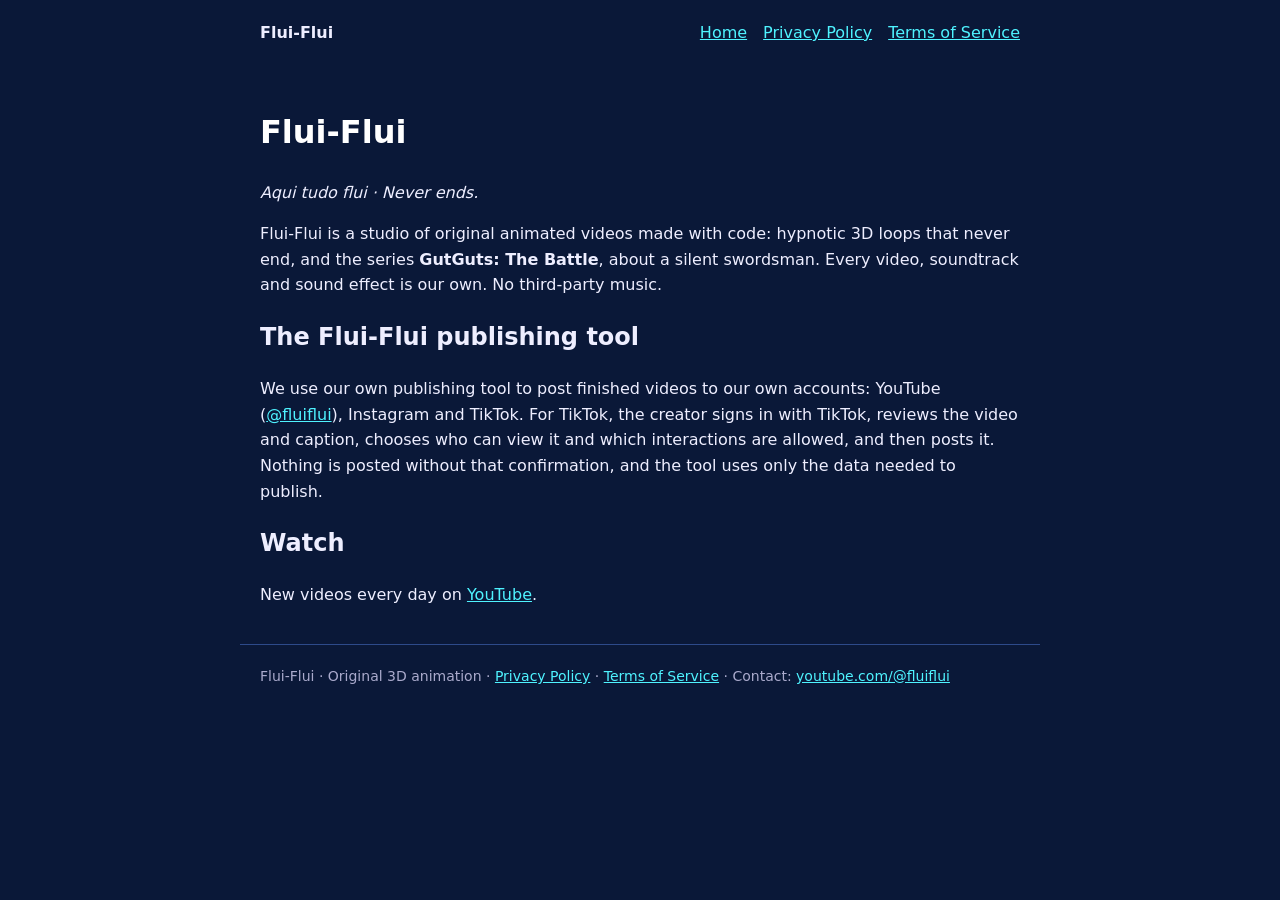
<file: index.html>
<!doctype html><html lang="en"><head><meta charset="utf-8"><meta name="viewport" content="width=device-width"><title>Flui-Flui</title><link rel="stylesheet" href="style.css"></head><body><header><b>Flui-Flui</b><nav><a href="index.html">Home</a><a href="privacy.html">Privacy Policy</a><a href="terms.html">Terms of Service</a></nav></header>
<main><h1>Flui-Flui</h1><p><i>Aqui tudo flui · Never ends.</i></p><p>Flui-Flui is a studio of original animated videos made with code: hypnotic 3D loops that never end, and the series <b>GutGuts: The Battle</b>, about a silent swordsman. Every video, soundtrack and sound effect is our own. No third-party music.</p><h2>The Flui-Flui publishing tool</h2><p>We use our own publishing tool to post finished videos to our own accounts: YouTube (<a href="https://www.youtube.com/@fluiflui">@fluiflui</a>), Instagram and TikTok. For TikTok, the creator signs in with TikTok, reviews the video and caption, chooses who can view it and which interactions are allowed, and then posts it. Nothing is posted without that confirmation, and the tool uses only the data needed to publish.</p><h2>Watch</h2><p>New videos every day on <a href="https://www.youtube.com/@fluiflui">YouTube</a>.</p></main><footer>Flui-Flui · Original 3D animation · <a href="privacy.html">Privacy Policy</a> · <a href="terms.html">Terms of Service</a> · Contact: <a href="https://www.youtube.com/@fluiflui/about">youtube.com/@fluiflui</a></footer></body></html>
</file>
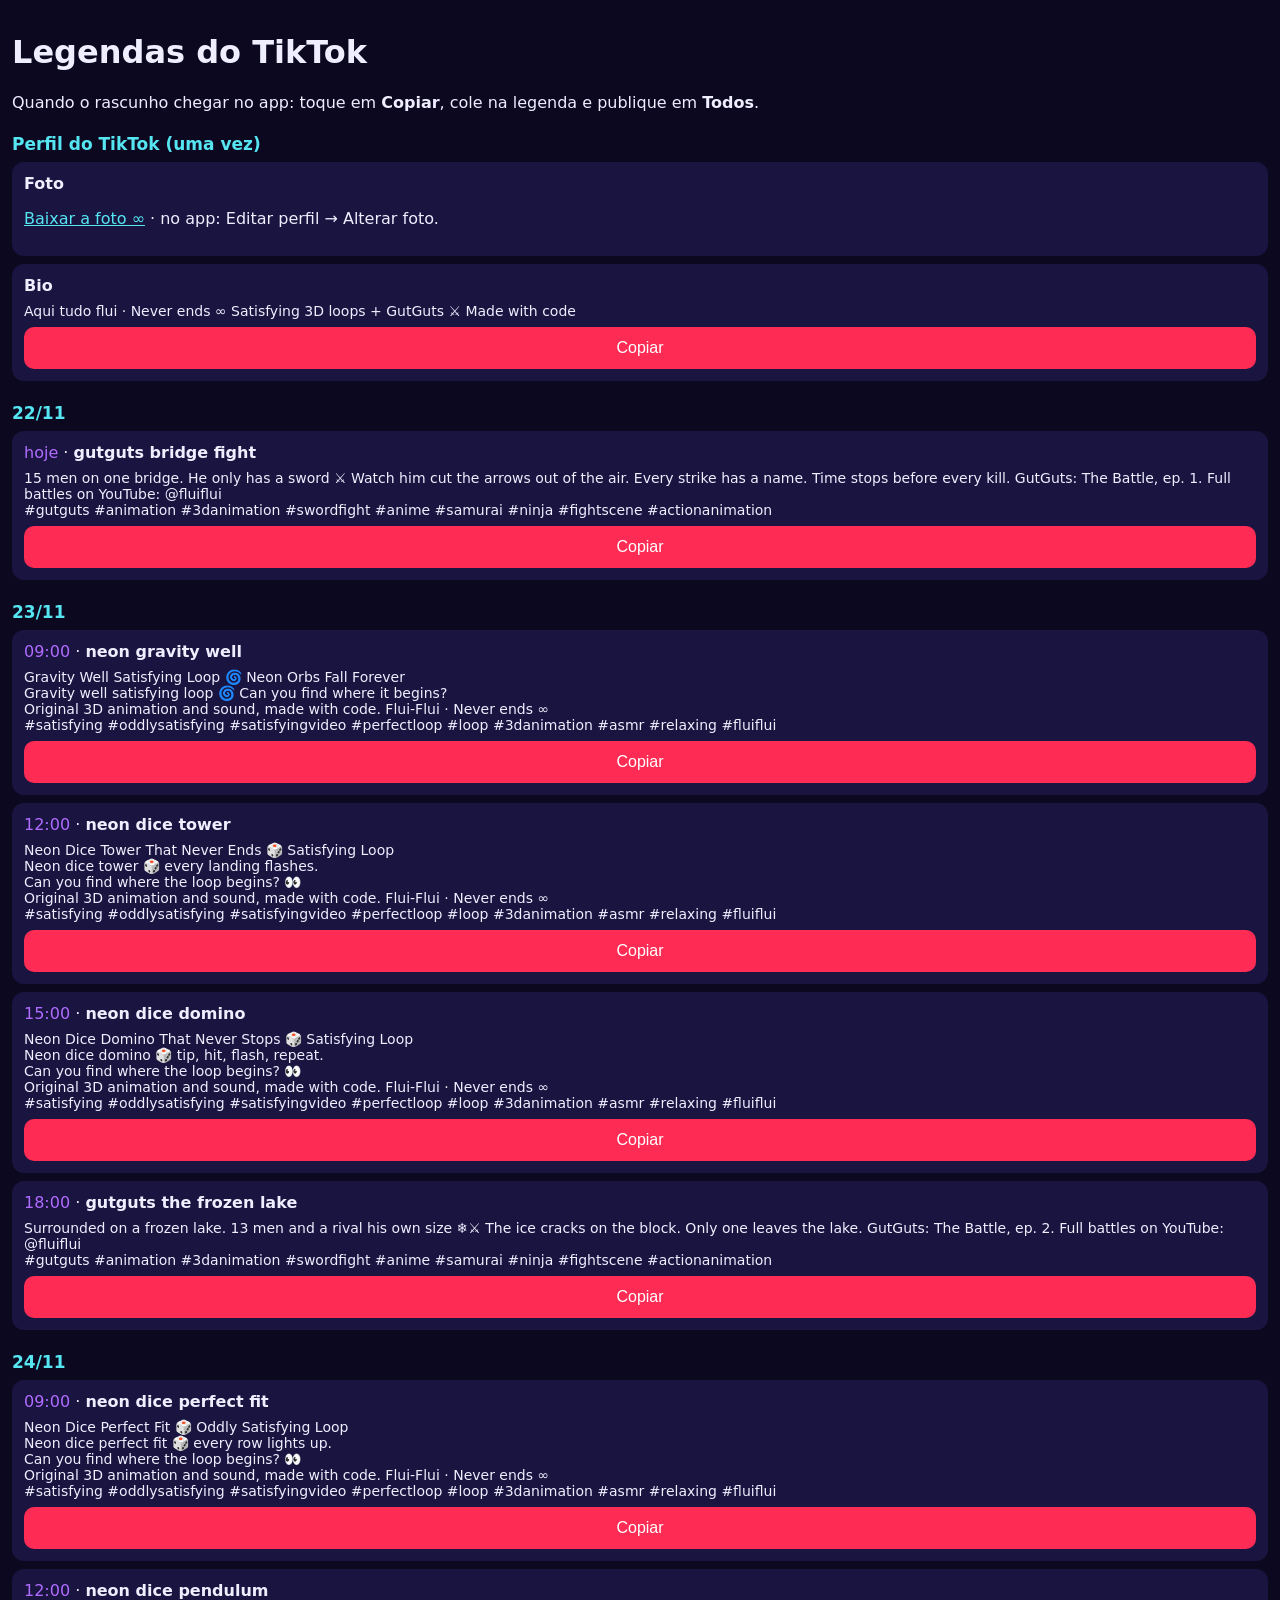
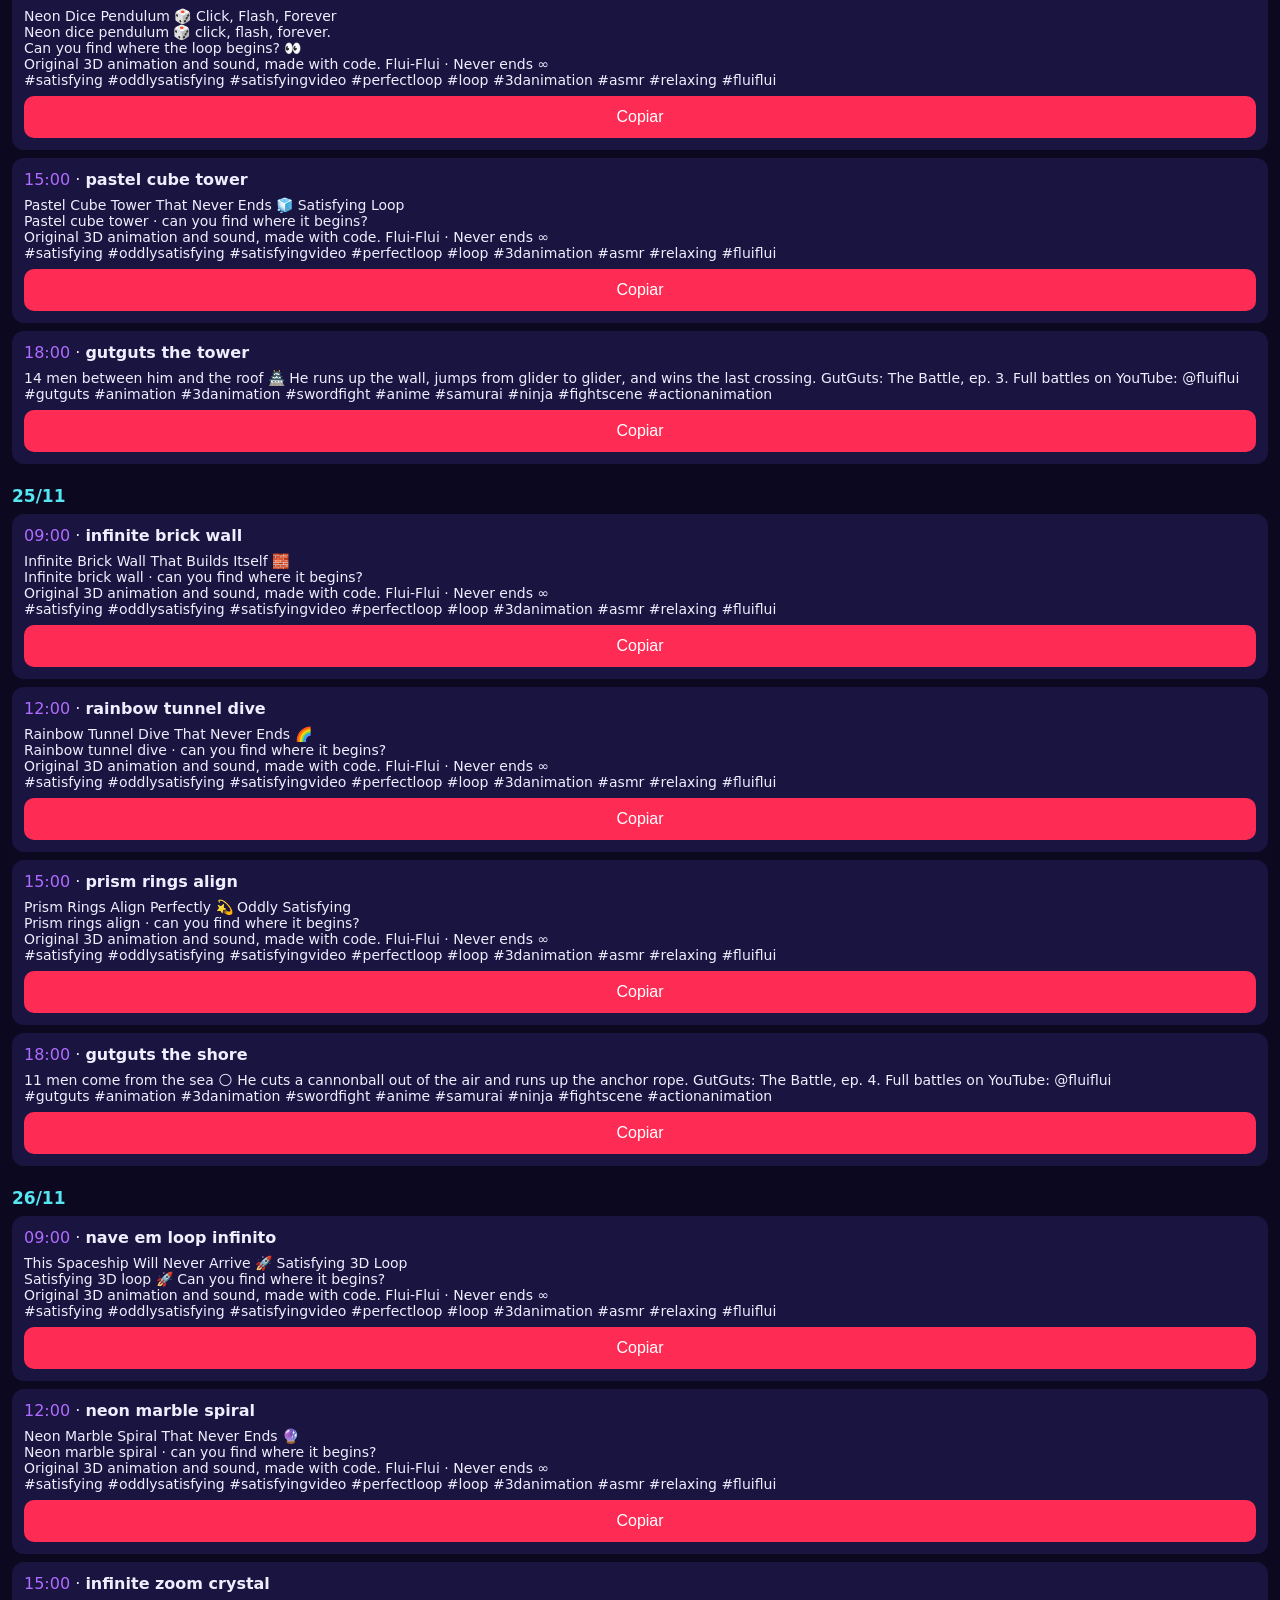
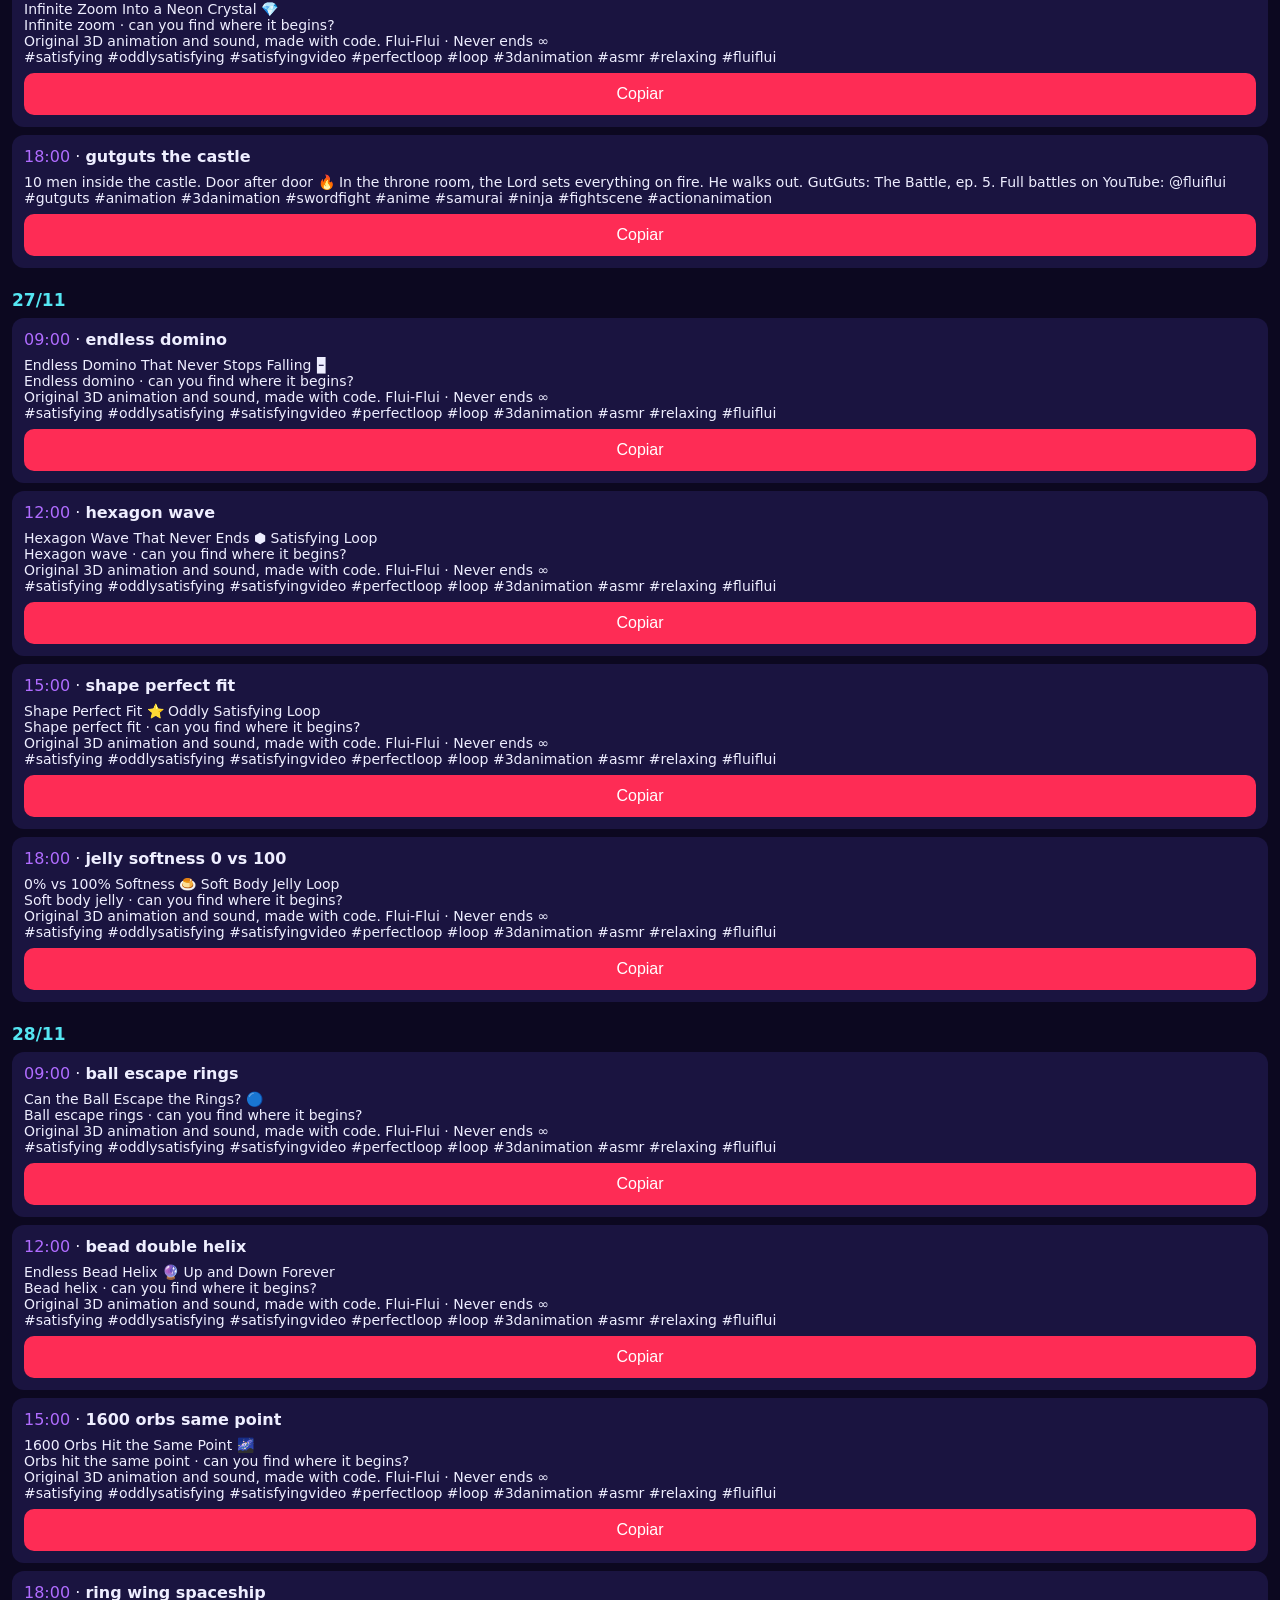
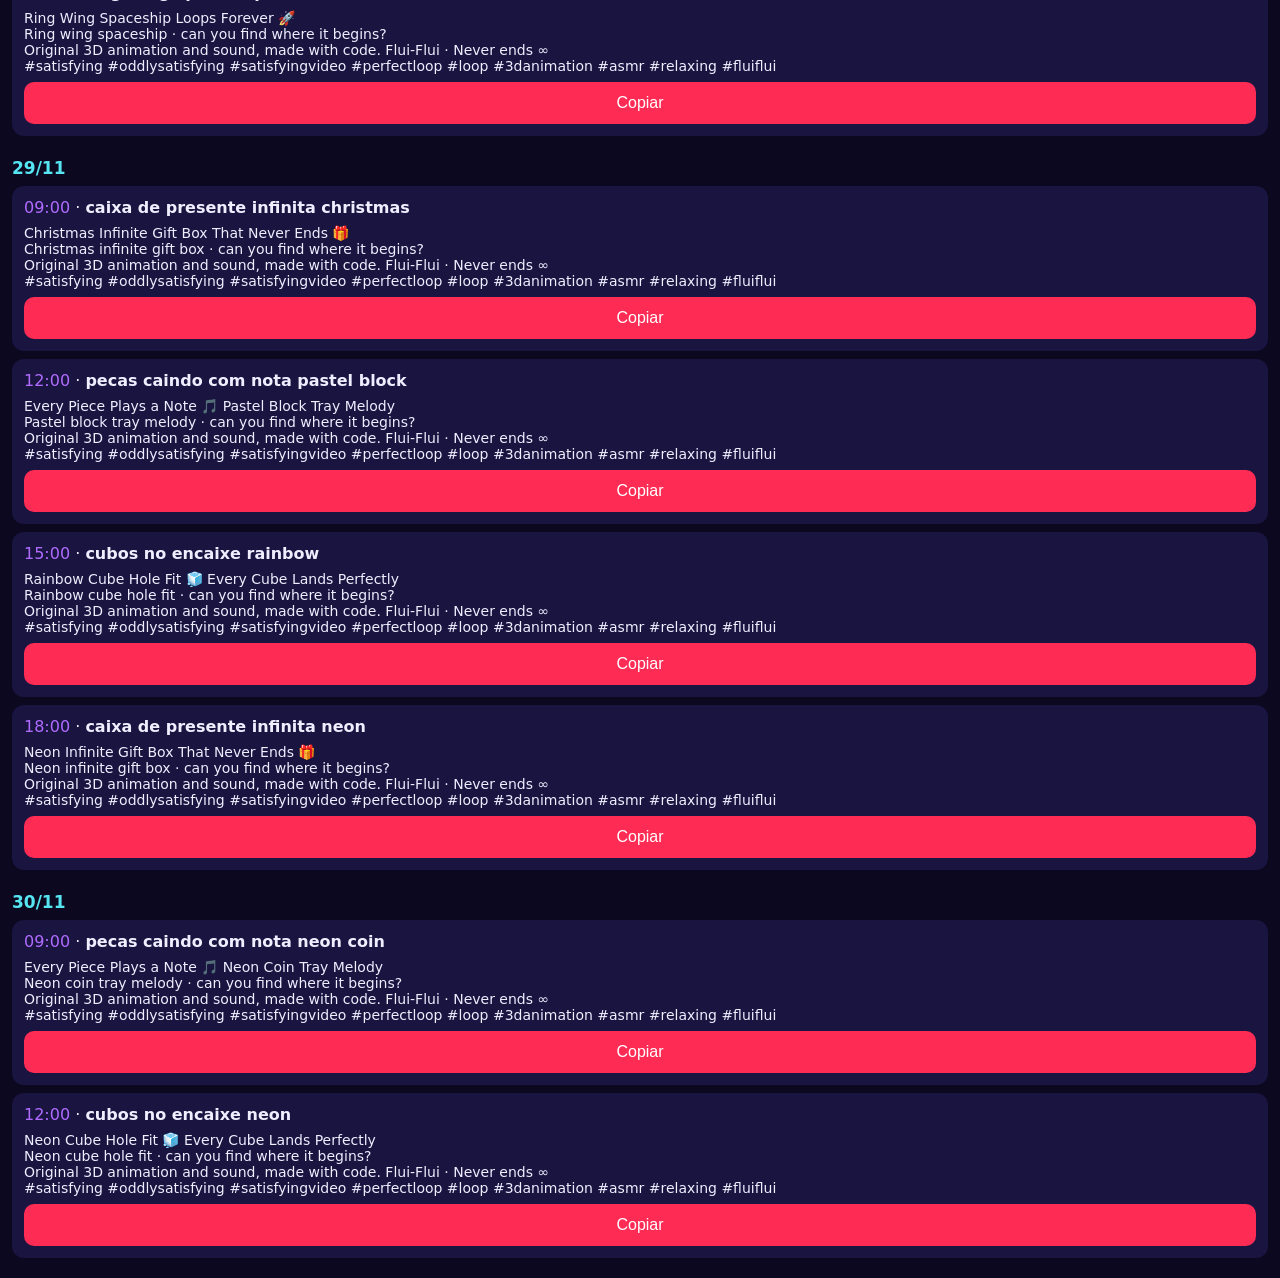
<file: legendas.html>
<!doctype html><html lang="pt-BR"><head><meta charset=utf-8><meta name=viewport content="width=device-width"><meta name=robots content=noindex><title>Legendas TikTok · Flui-Flui</title><style>body{font:16px system-ui;background:#0c0820;color:#eef;margin:0;padding:12px}h2{color:#55e6f2;margin:22px 0 6px;font-size:17px}.c{background:#1a1440;border-radius:12px;padding:12px;margin:8px 0}.n{font-weight:700}.h{color:#b06cff}pre{white-space:pre-wrap;font:14px system-ui;margin:8px 0}button{width:100%;padding:12px;font-size:16px;border:0;border-radius:10px;background:#fe2c55;color:#fff}button.ok{background:#2a9d5c}</style></head><body><h1>Legendas do TikTok</h1><p>Quando o rascunho chegar no app: toque em <b>Copiar</b>, cole na legenda e publique em <b>Todos</b>.</p><h2>Perfil do TikTok (uma vez)</h2><div class=c><div class=n>Foto</div><p><a href="avatar.png" download style="color:#55e6f2">Baixar a foto ∞</a> · no app: Editar perfil → Alterar foto.</p></div><div class=c><div class=n>Bio</div><pre>Aqui tudo flui · Never ends ∞ Satisfying 3D loops + GutGuts ⚔️ Made with code</pre><button onclick="navigator.clipboard.writeText(this.previousElementSibling.textContent);this.textContent='Copiado ✓';this.className='ok'">Copiar</button></div><h2>22/11</h2><div class=c><div><span class=h>hoje</span> · <span class=n>gutguts bridge fight</span></div><pre>15 men on one bridge. He only has a sword ⚔️ Watch him cut the arrows out of the air. Every strike has a name. Time stops before every kill. GutGuts: The Battle, ep. 1. Full battles on YouTube: @fluiflui
#gutguts #animation #3danimation #swordfight #anime #samurai #ninja #fightscene #actionanimation</pre><button onclick="navigator.clipboard.writeText(this.previousElementSibling.textContent);this.textContent='Copiado ✓';this.className='ok'">Copiar</button></div><h2>23/11</h2><div class=c><div><span class=h>09:00</span> · <span class=n>neon gravity well</span></div><pre>Gravity Well Satisfying Loop 🌀 Neon Orbs Fall Forever
Gravity well satisfying loop 🌀 Can you find where it begins?
Original 3D animation and sound, made with code. Flui-Flui · Never ends ∞
#satisfying #oddlysatisfying #satisfyingvideo #perfectloop #loop #3danimation #asmr #relaxing #fluiflui</pre><button onclick="navigator.clipboard.writeText(this.previousElementSibling.textContent);this.textContent='Copiado ✓';this.className='ok'">Copiar</button></div><div class=c><div><span class=h>12:00</span> · <span class=n>neon dice tower</span></div><pre>Neon Dice Tower That Never Ends 🎲 Satisfying Loop
Neon dice tower 🎲 every landing flashes.
Can you find where the loop begins? 👀
Original 3D animation and sound, made with code. Flui-Flui · Never ends ∞
#satisfying #oddlysatisfying #satisfyingvideo #perfectloop #loop #3danimation #asmr #relaxing #fluiflui</pre><button onclick="navigator.clipboard.writeText(this.previousElementSibling.textContent);this.textContent='Copiado ✓';this.className='ok'">Copiar</button></div><div class=c><div><span class=h>15:00</span> · <span class=n>neon dice domino</span></div><pre>Neon Dice Domino That Never Stops 🎲 Satisfying Loop
Neon dice domino 🎲 tip, hit, flash, repeat.
Can you find where the loop begins? 👀
Original 3D animation and sound, made with code. Flui-Flui · Never ends ∞
#satisfying #oddlysatisfying #satisfyingvideo #perfectloop #loop #3danimation #asmr #relaxing #fluiflui</pre><button onclick="navigator.clipboard.writeText(this.previousElementSibling.textContent);this.textContent='Copiado ✓';this.className='ok'">Copiar</button></div><div class=c><div><span class=h>18:00</span> · <span class=n>gutguts the frozen lake</span></div><pre>Surrounded on a frozen lake. 13 men and a rival his own size ❄️⚔️ The ice cracks on the block. Only one leaves the lake. GutGuts: The Battle, ep. 2. Full battles on YouTube: @fluiflui
#gutguts #animation #3danimation #swordfight #anime #samurai #ninja #fightscene #actionanimation</pre><button onclick="navigator.clipboard.writeText(this.previousElementSibling.textContent);this.textContent='Copiado ✓';this.className='ok'">Copiar</button></div><h2>24/11</h2><div class=c><div><span class=h>09:00</span> · <span class=n>neon dice perfect fit</span></div><pre>Neon Dice Perfect Fit 🎲 Oddly Satisfying Loop
Neon dice perfect fit 🎲 every row lights up.
Can you find where the loop begins? 👀
Original 3D animation and sound, made with code. Flui-Flui · Never ends ∞
#satisfying #oddlysatisfying #satisfyingvideo #perfectloop #loop #3danimation #asmr #relaxing #fluiflui</pre><button onclick="navigator.clipboard.writeText(this.previousElementSibling.textContent);this.textContent='Copiado ✓';this.className='ok'">Copiar</button></div><div class=c><div><span class=h>12:00</span> · <span class=n>neon dice pendulum</span></div><pre>Neon Dice Pendulum 🎲 Click, Flash, Forever
Neon dice pendulum 🎲 click, flash, forever.
Can you find where the loop begins? 👀
Original 3D animation and sound, made with code. Flui-Flui · Never ends ∞
#satisfying #oddlysatisfying #satisfyingvideo #perfectloop #loop #3danimation #asmr #relaxing #fluiflui</pre><button onclick="navigator.clipboard.writeText(this.previousElementSibling.textContent);this.textContent='Copiado ✓';this.className='ok'">Copiar</button></div><div class=c><div><span class=h>15:00</span> · <span class=n>pastel cube tower</span></div><pre>Pastel Cube Tower That Never Ends 🧊 Satisfying Loop
Pastel cube tower · can you find where it begins?
Original 3D animation and sound, made with code. Flui-Flui · Never ends ∞
#satisfying #oddlysatisfying #satisfyingvideo #perfectloop #loop #3danimation #asmr #relaxing #fluiflui</pre><button onclick="navigator.clipboard.writeText(this.previousElementSibling.textContent);this.textContent='Copiado ✓';this.className='ok'">Copiar</button></div><div class=c><div><span class=h>18:00</span> · <span class=n>gutguts the tower</span></div><pre>14 men between him and the roof 🏯 He runs up the wall, jumps from glider to glider, and wins the last crossing. GutGuts: The Battle, ep. 3. Full battles on YouTube: @fluiflui
#gutguts #animation #3danimation #swordfight #anime #samurai #ninja #fightscene #actionanimation</pre><button onclick="navigator.clipboard.writeText(this.previousElementSibling.textContent);this.textContent='Copiado ✓';this.className='ok'">Copiar</button></div><h2>25/11</h2><div class=c><div><span class=h>09:00</span> · <span class=n>infinite brick wall</span></div><pre>Infinite Brick Wall That Builds Itself 🧱
Infinite brick wall · can you find where it begins?
Original 3D animation and sound, made with code. Flui-Flui · Never ends ∞
#satisfying #oddlysatisfying #satisfyingvideo #perfectloop #loop #3danimation #asmr #relaxing #fluiflui</pre><button onclick="navigator.clipboard.writeText(this.previousElementSibling.textContent);this.textContent='Copiado ✓';this.className='ok'">Copiar</button></div><div class=c><div><span class=h>12:00</span> · <span class=n>rainbow tunnel dive</span></div><pre>Rainbow Tunnel Dive That Never Ends 🌈
Rainbow tunnel dive · can you find where it begins?
Original 3D animation and sound, made with code. Flui-Flui · Never ends ∞
#satisfying #oddlysatisfying #satisfyingvideo #perfectloop #loop #3danimation #asmr #relaxing #fluiflui</pre><button onclick="navigator.clipboard.writeText(this.previousElementSibling.textContent);this.textContent='Copiado ✓';this.className='ok'">Copiar</button></div><div class=c><div><span class=h>15:00</span> · <span class=n>prism rings align</span></div><pre>Prism Rings Align Perfectly 💫 Oddly Satisfying
Prism rings align · can you find where it begins?
Original 3D animation and sound, made with code. Flui-Flui · Never ends ∞
#satisfying #oddlysatisfying #satisfyingvideo #perfectloop #loop #3danimation #asmr #relaxing #fluiflui</pre><button onclick="navigator.clipboard.writeText(this.previousElementSibling.textContent);this.textContent='Copiado ✓';this.className='ok'">Copiar</button></div><div class=c><div><span class=h>18:00</span> · <span class=n>gutguts the shore</span></div><pre>11 men come from the sea 🌕 He cuts a cannonball out of the air and runs up the anchor rope. GutGuts: The Battle, ep. 4. Full battles on YouTube: @fluiflui
#gutguts #animation #3danimation #swordfight #anime #samurai #ninja #fightscene #actionanimation</pre><button onclick="navigator.clipboard.writeText(this.previousElementSibling.textContent);this.textContent='Copiado ✓';this.className='ok'">Copiar</button></div><h2>26/11</h2><div class=c><div><span class=h>09:00</span> · <span class=n>nave em loop infinito</span></div><pre>This Spaceship Will Never Arrive 🚀 Satisfying 3D Loop
Satisfying 3D loop 🚀 Can you find where it begins?
Original 3D animation and sound, made with code. Flui-Flui · Never ends ∞
#satisfying #oddlysatisfying #satisfyingvideo #perfectloop #loop #3danimation #asmr #relaxing #fluiflui</pre><button onclick="navigator.clipboard.writeText(this.previousElementSibling.textContent);this.textContent='Copiado ✓';this.className='ok'">Copiar</button></div><div class=c><div><span class=h>12:00</span> · <span class=n>neon marble spiral</span></div><pre>Neon Marble Spiral That Never Ends 🔮
Neon marble spiral · can you find where it begins?
Original 3D animation and sound, made with code. Flui-Flui · Never ends ∞
#satisfying #oddlysatisfying #satisfyingvideo #perfectloop #loop #3danimation #asmr #relaxing #fluiflui</pre><button onclick="navigator.clipboard.writeText(this.previousElementSibling.textContent);this.textContent='Copiado ✓';this.className='ok'">Copiar</button></div><div class=c><div><span class=h>15:00</span> · <span class=n>infinite zoom crystal</span></div><pre>Infinite Zoom Into a Neon Crystal 💎
Infinite zoom · can you find where it begins?
Original 3D animation and sound, made with code. Flui-Flui · Never ends ∞
#satisfying #oddlysatisfying #satisfyingvideo #perfectloop #loop #3danimation #asmr #relaxing #fluiflui</pre><button onclick="navigator.clipboard.writeText(this.previousElementSibling.textContent);this.textContent='Copiado ✓';this.className='ok'">Copiar</button></div><div class=c><div><span class=h>18:00</span> · <span class=n>gutguts the castle</span></div><pre>10 men inside the castle. Door after door 🔥 In the throne room, the Lord sets everything on fire. He walks out. GutGuts: The Battle, ep. 5. Full battles on YouTube: @fluiflui
#gutguts #animation #3danimation #swordfight #anime #samurai #ninja #fightscene #actionanimation</pre><button onclick="navigator.clipboard.writeText(this.previousElementSibling.textContent);this.textContent='Copiado ✓';this.className='ok'">Copiar</button></div><h2>27/11</h2><div class=c><div><span class=h>09:00</span> · <span class=n>endless domino</span></div><pre>Endless Domino That Never Stops Falling 🁢
Endless domino · can you find where it begins?
Original 3D animation and sound, made with code. Flui-Flui · Never ends ∞
#satisfying #oddlysatisfying #satisfyingvideo #perfectloop #loop #3danimation #asmr #relaxing #fluiflui</pre><button onclick="navigator.clipboard.writeText(this.previousElementSibling.textContent);this.textContent='Copiado ✓';this.className='ok'">Copiar</button></div><div class=c><div><span class=h>12:00</span> · <span class=n>hexagon wave</span></div><pre>Hexagon Wave That Never Ends ⬢ Satisfying Loop
Hexagon wave · can you find where it begins?
Original 3D animation and sound, made with code. Flui-Flui · Never ends ∞
#satisfying #oddlysatisfying #satisfyingvideo #perfectloop #loop #3danimation #asmr #relaxing #fluiflui</pre><button onclick="navigator.clipboard.writeText(this.previousElementSibling.textContent);this.textContent='Copiado ✓';this.className='ok'">Copiar</button></div><div class=c><div><span class=h>15:00</span> · <span class=n>shape perfect fit</span></div><pre>Shape Perfect Fit ⭐ Oddly Satisfying Loop
Shape perfect fit · can you find where it begins?
Original 3D animation and sound, made with code. Flui-Flui · Never ends ∞
#satisfying #oddlysatisfying #satisfyingvideo #perfectloop #loop #3danimation #asmr #relaxing #fluiflui</pre><button onclick="navigator.clipboard.writeText(this.previousElementSibling.textContent);this.textContent='Copiado ✓';this.className='ok'">Copiar</button></div><div class=c><div><span class=h>18:00</span> · <span class=n>jelly softness 0 vs 100</span></div><pre>0% vs 100% Softness 🍮 Soft Body Jelly Loop
Soft body jelly · can you find where it begins?
Original 3D animation and sound, made with code. Flui-Flui · Never ends ∞
#satisfying #oddlysatisfying #satisfyingvideo #perfectloop #loop #3danimation #asmr #relaxing #fluiflui</pre><button onclick="navigator.clipboard.writeText(this.previousElementSibling.textContent);this.textContent='Copiado ✓';this.className='ok'">Copiar</button></div><h2>28/11</h2><div class=c><div><span class=h>09:00</span> · <span class=n>ball escape rings</span></div><pre>Can the Ball Escape the Rings? 🔵
Ball escape rings · can you find where it begins?
Original 3D animation and sound, made with code. Flui-Flui · Never ends ∞
#satisfying #oddlysatisfying #satisfyingvideo #perfectloop #loop #3danimation #asmr #relaxing #fluiflui</pre><button onclick="navigator.clipboard.writeText(this.previousElementSibling.textContent);this.textContent='Copiado ✓';this.className='ok'">Copiar</button></div><div class=c><div><span class=h>12:00</span> · <span class=n>bead double helix</span></div><pre>Endless Bead Helix 🔮 Up and Down Forever
Bead helix · can you find where it begins?
Original 3D animation and sound, made with code. Flui-Flui · Never ends ∞
#satisfying #oddlysatisfying #satisfyingvideo #perfectloop #loop #3danimation #asmr #relaxing #fluiflui</pre><button onclick="navigator.clipboard.writeText(this.previousElementSibling.textContent);this.textContent='Copiado ✓';this.className='ok'">Copiar</button></div><div class=c><div><span class=h>15:00</span> · <span class=n>1600 orbs same point</span></div><pre>1600 Orbs Hit the Same Point 🌌
Orbs hit the same point · can you find where it begins?
Original 3D animation and sound, made with code. Flui-Flui · Never ends ∞
#satisfying #oddlysatisfying #satisfyingvideo #perfectloop #loop #3danimation #asmr #relaxing #fluiflui</pre><button onclick="navigator.clipboard.writeText(this.previousElementSibling.textContent);this.textContent='Copiado ✓';this.className='ok'">Copiar</button></div><div class=c><div><span class=h>18:00</span> · <span class=n>ring wing spaceship</span></div><pre>Ring Wing Spaceship Loops Forever 🚀
Ring wing spaceship · can you find where it begins?
Original 3D animation and sound, made with code. Flui-Flui · Never ends ∞
#satisfying #oddlysatisfying #satisfyingvideo #perfectloop #loop #3danimation #asmr #relaxing #fluiflui</pre><button onclick="navigator.clipboard.writeText(this.previousElementSibling.textContent);this.textContent='Copiado ✓';this.className='ok'">Copiar</button></div><h2>29/11</h2><div class=c><div><span class=h>09:00</span> · <span class=n>caixa de presente infinita christmas</span></div><pre>Christmas Infinite Gift Box That Never Ends 🎁
Christmas infinite gift box · can you find where it begins?
Original 3D animation and sound, made with code. Flui-Flui · Never ends ∞
#satisfying #oddlysatisfying #satisfyingvideo #perfectloop #loop #3danimation #asmr #relaxing #fluiflui</pre><button onclick="navigator.clipboard.writeText(this.previousElementSibling.textContent);this.textContent='Copiado ✓';this.className='ok'">Copiar</button></div><div class=c><div><span class=h>12:00</span> · <span class=n>pecas caindo com nota pastel block</span></div><pre>Every Piece Plays a Note 🎵 Pastel Block Tray Melody
Pastel block tray melody · can you find where it begins?
Original 3D animation and sound, made with code. Flui-Flui · Never ends ∞
#satisfying #oddlysatisfying #satisfyingvideo #perfectloop #loop #3danimation #asmr #relaxing #fluiflui</pre><button onclick="navigator.clipboard.writeText(this.previousElementSibling.textContent);this.textContent='Copiado ✓';this.className='ok'">Copiar</button></div><div class=c><div><span class=h>15:00</span> · <span class=n>cubos no encaixe rainbow</span></div><pre>Rainbow Cube Hole Fit 🧊 Every Cube Lands Perfectly
Rainbow cube hole fit · can you find where it begins?
Original 3D animation and sound, made with code. Flui-Flui · Never ends ∞
#satisfying #oddlysatisfying #satisfyingvideo #perfectloop #loop #3danimation #asmr #relaxing #fluiflui</pre><button onclick="navigator.clipboard.writeText(this.previousElementSibling.textContent);this.textContent='Copiado ✓';this.className='ok'">Copiar</button></div><div class=c><div><span class=h>18:00</span> · <span class=n>caixa de presente infinita neon</span></div><pre>Neon Infinite Gift Box That Never Ends 🎁
Neon infinite gift box · can you find where it begins?
Original 3D animation and sound, made with code. Flui-Flui · Never ends ∞
#satisfying #oddlysatisfying #satisfyingvideo #perfectloop #loop #3danimation #asmr #relaxing #fluiflui</pre><button onclick="navigator.clipboard.writeText(this.previousElementSibling.textContent);this.textContent='Copiado ✓';this.className='ok'">Copiar</button></div><h2>30/11</h2><div class=c><div><span class=h>09:00</span> · <span class=n>pecas caindo com nota neon coin</span></div><pre>Every Piece Plays a Note 🎵 Neon Coin Tray Melody
Neon coin tray melody · can you find where it begins?
Original 3D animation and sound, made with code. Flui-Flui · Never ends ∞
#satisfying #oddlysatisfying #satisfyingvideo #perfectloop #loop #3danimation #asmr #relaxing #fluiflui</pre><button onclick="navigator.clipboard.writeText(this.previousElementSibling.textContent);this.textContent='Copiado ✓';this.className='ok'">Copiar</button></div><div class=c><div><span class=h>12:00</span> · <span class=n>cubos no encaixe neon</span></div><pre>Neon Cube Hole Fit 🧊 Every Cube Lands Perfectly
Neon cube hole fit · can you find where it begins?
Original 3D animation and sound, made with code. Flui-Flui · Never ends ∞
#satisfying #oddlysatisfying #satisfyingvideo #perfectloop #loop #3danimation #asmr #relaxing #fluiflui</pre><button onclick="navigator.clipboard.writeText(this.previousElementSibling.textContent);this.textContent='Copiado ✓';this.className='ok'">Copiar</button></div></body></html>
</file>
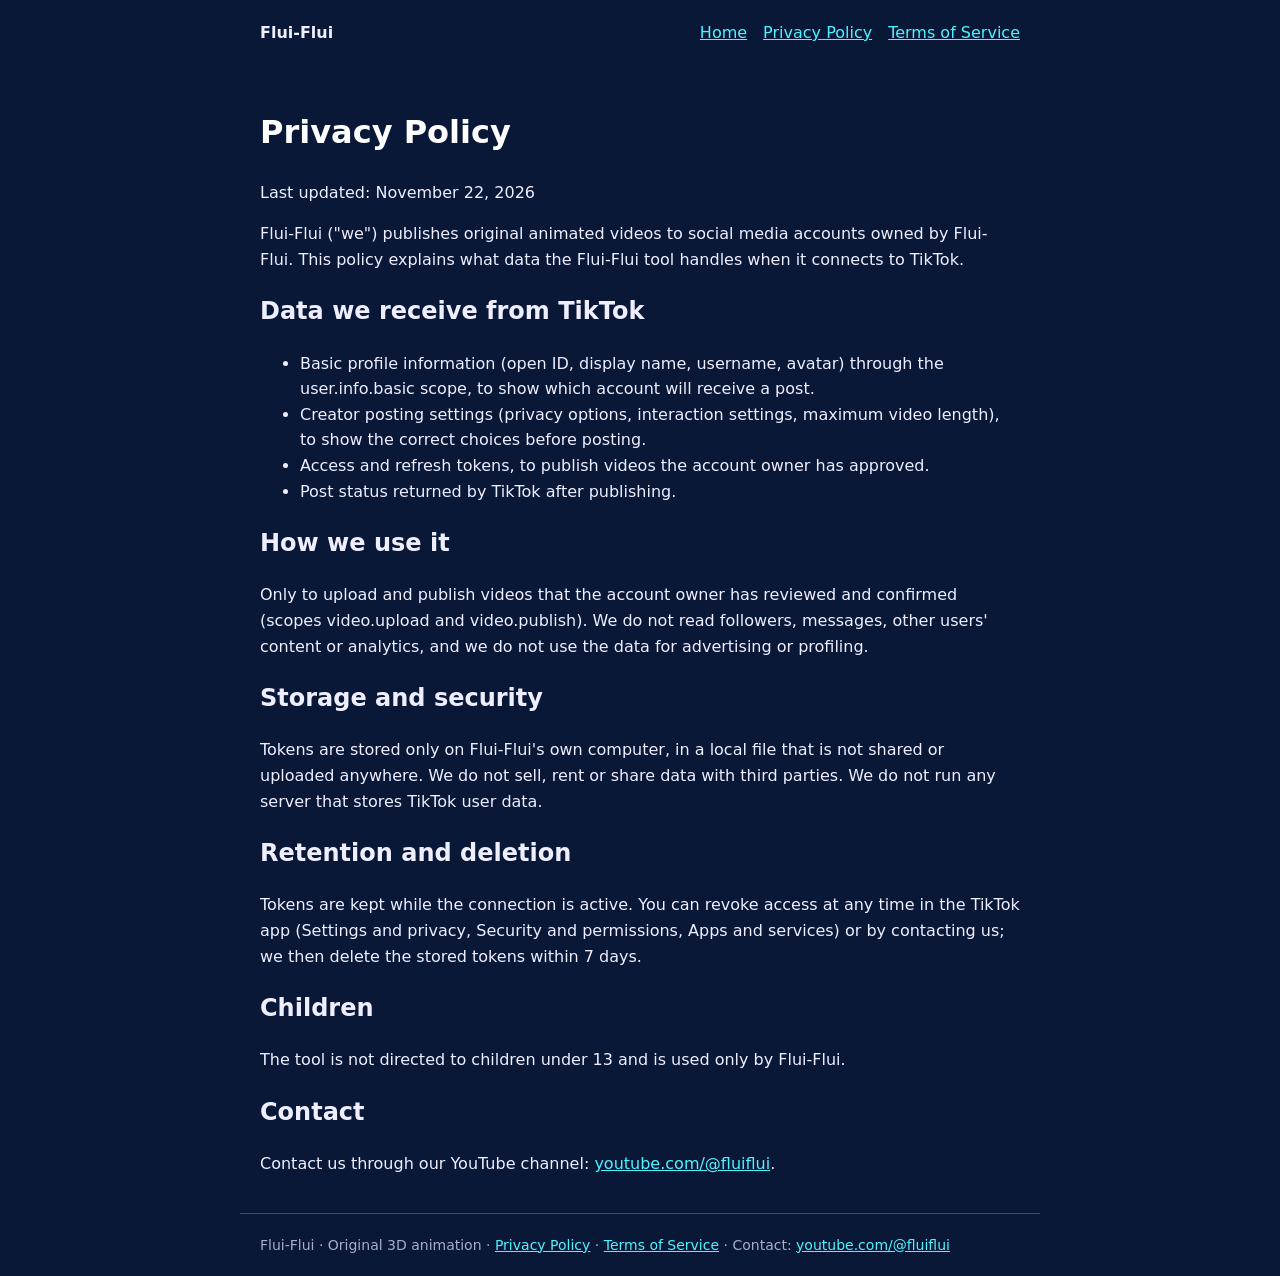
<file: privacy.html>
<!doctype html><html lang="en"><head><meta charset="utf-8"><meta name="viewport" content="width=device-width"><title>Privacy Policy · Flui-Flui</title><link rel="stylesheet" href="style.css"></head><body><header><b>Flui-Flui</b><nav><a href="index.html">Home</a><a href="privacy.html">Privacy Policy</a><a href="terms.html">Terms of Service</a></nav></header>
<main><h1>Privacy Policy</h1><p>Last updated: November 22, 2026</p>
<p>Flui-Flui ("we") publishes original animated videos to social media accounts owned by Flui-Flui. This policy explains what data the Flui-Flui tool handles when it connects to TikTok.</p>
<h2>Data we receive from TikTok</h2><ul><li>Basic profile information (open ID, display name, username, avatar) through the user.info.basic scope, to show which account will receive a post.</li><li>Creator posting settings (privacy options, interaction settings, maximum video length), to show the correct choices before posting.</li><li>Access and refresh tokens, to publish videos the account owner has approved.</li><li>Post status returned by TikTok after publishing.</li></ul>
<h2>How we use it</h2><p>Only to upload and publish videos that the account owner has reviewed and confirmed (scopes video.upload and video.publish). We do not read followers, messages, other users' content or analytics, and we do not use the data for advertising or profiling.</p>
<h2>Storage and security</h2><p>Tokens are stored only on Flui-Flui's own computer, in a local file that is not shared or uploaded anywhere. We do not sell, rent or share data with third parties. We do not run any server that stores TikTok user data.</p>
<h2>Retention and deletion</h2><p>Tokens are kept while the connection is active. You can revoke access at any time in the TikTok app (Settings and privacy, Security and permissions, Apps and services) or by contacting us; we then delete the stored tokens within 7 days.</p>
<h2>Children</h2><p>The tool is not directed to children under 13 and is used only by Flui-Flui.</p>
<h2>Contact</h2><p>Contact us through our YouTube channel: <a href="https://www.youtube.com/@fluiflui/about">youtube.com/@fluiflui</a>.</p></main><footer>Flui-Flui · Original 3D animation · <a href="privacy.html">Privacy Policy</a> · <a href="terms.html">Terms of Service</a> · Contact: <a href="https://www.youtube.com/@fluiflui/about">youtube.com/@fluiflui</a></footer></body></html>
</file>
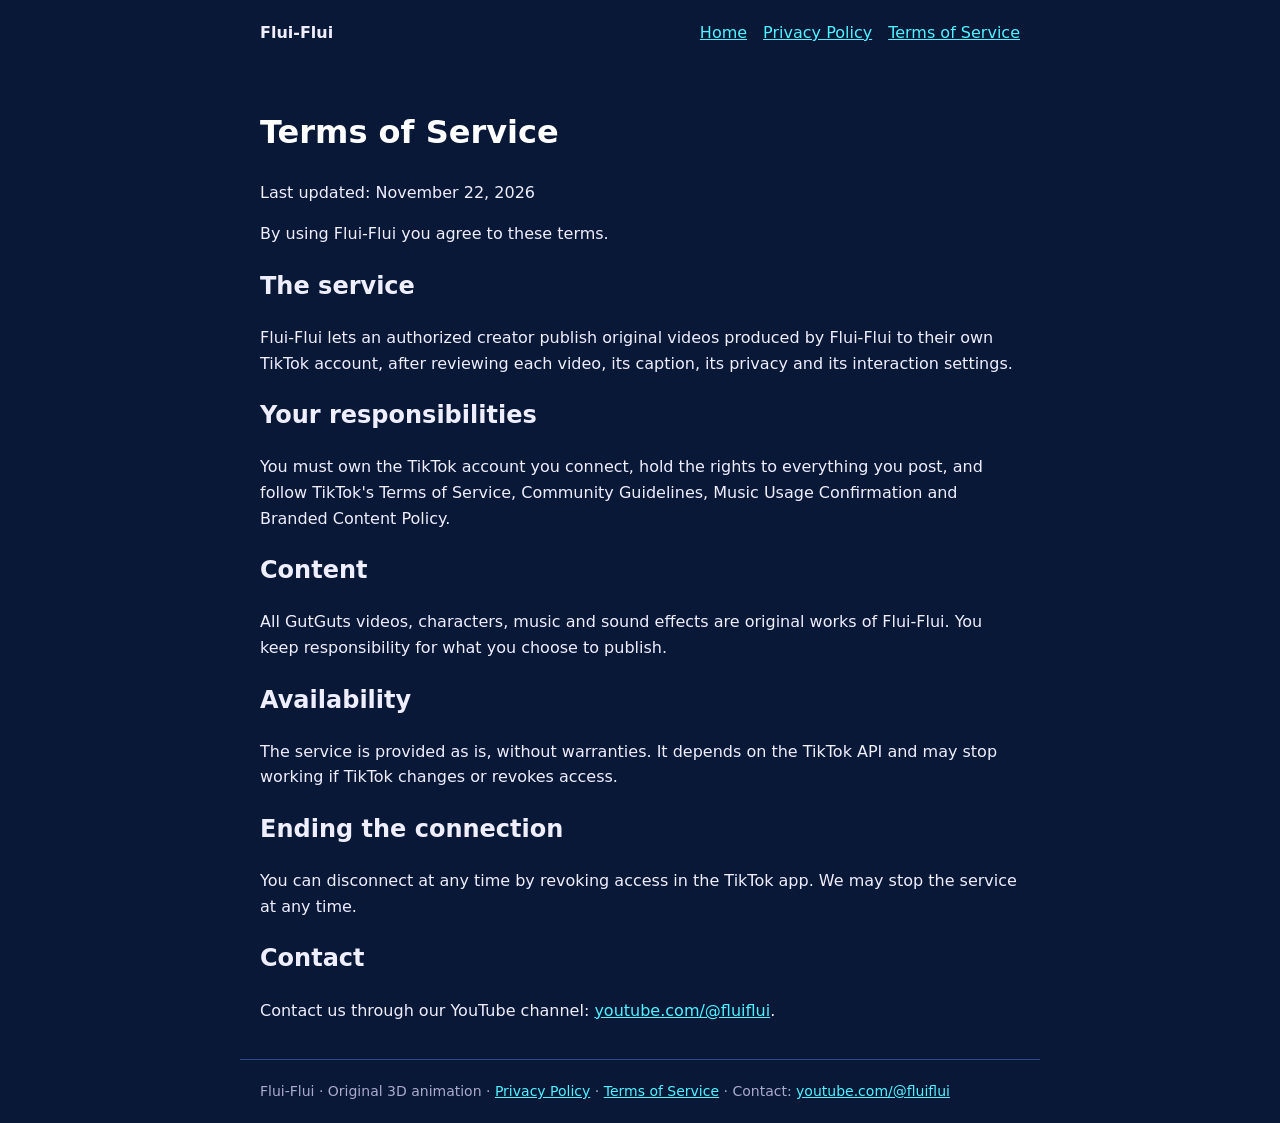
<file: terms.html>
<!doctype html><html lang="en"><head><meta charset="utf-8"><meta name="viewport" content="width=device-width"><title>Terms of Service · Flui-Flui</title><link rel="stylesheet" href="style.css"></head><body><header><b>Flui-Flui</b><nav><a href="index.html">Home</a><a href="privacy.html">Privacy Policy</a><a href="terms.html">Terms of Service</a></nav></header>
<main><h1>Terms of Service</h1><p>Last updated: November 22, 2026</p>
<p>By using Flui-Flui you agree to these terms.</p>
<h2>The service</h2><p>Flui-Flui lets an authorized creator publish original videos produced by Flui-Flui to their own TikTok account, after reviewing each video, its caption, its privacy and its interaction settings.</p>
<h2>Your responsibilities</h2><p>You must own the TikTok account you connect, hold the rights to everything you post, and follow TikTok's Terms of Service, Community Guidelines, Music Usage Confirmation and Branded Content Policy.</p>
<h2>Content</h2><p>All GutGuts videos, characters, music and sound effects are original works of Flui-Flui. You keep responsibility for what you choose to publish.</p>
<h2>Availability</h2><p>The service is provided as is, without warranties. It depends on the TikTok API and may stop working if TikTok changes or revokes access.</p>
<h2>Ending the connection</h2><p>You can disconnect at any time by revoking access in the TikTok app. We may stop the service at any time.</p>
<h2>Contact</h2><p>Contact us through our YouTube channel: <a href="https://www.youtube.com/@fluiflui/about">youtube.com/@fluiflui</a>.</p></main><footer>Flui-Flui · Original 3D animation · <a href="privacy.html">Privacy Policy</a> · <a href="terms.html">Terms of Service</a> · Contact: <a href="https://www.youtube.com/@fluiflui/about">youtube.com/@fluiflui</a></footer></body></html>
</file>
<file: style.css>
body{font:16px/1.6 system-ui;background:#0a1838;color:#eef;margin:0}header,main,footer{max-width:760px;margin:auto;padding:20px}
header{display:flex;justify-content:space-between;align-items:center}a{color:#4ff3ff}h1{color:#fff}nav a{margin-left:16px}footer{font-size:14px;color:#aac;border-top:1px solid #2d4a8a}
</file>
